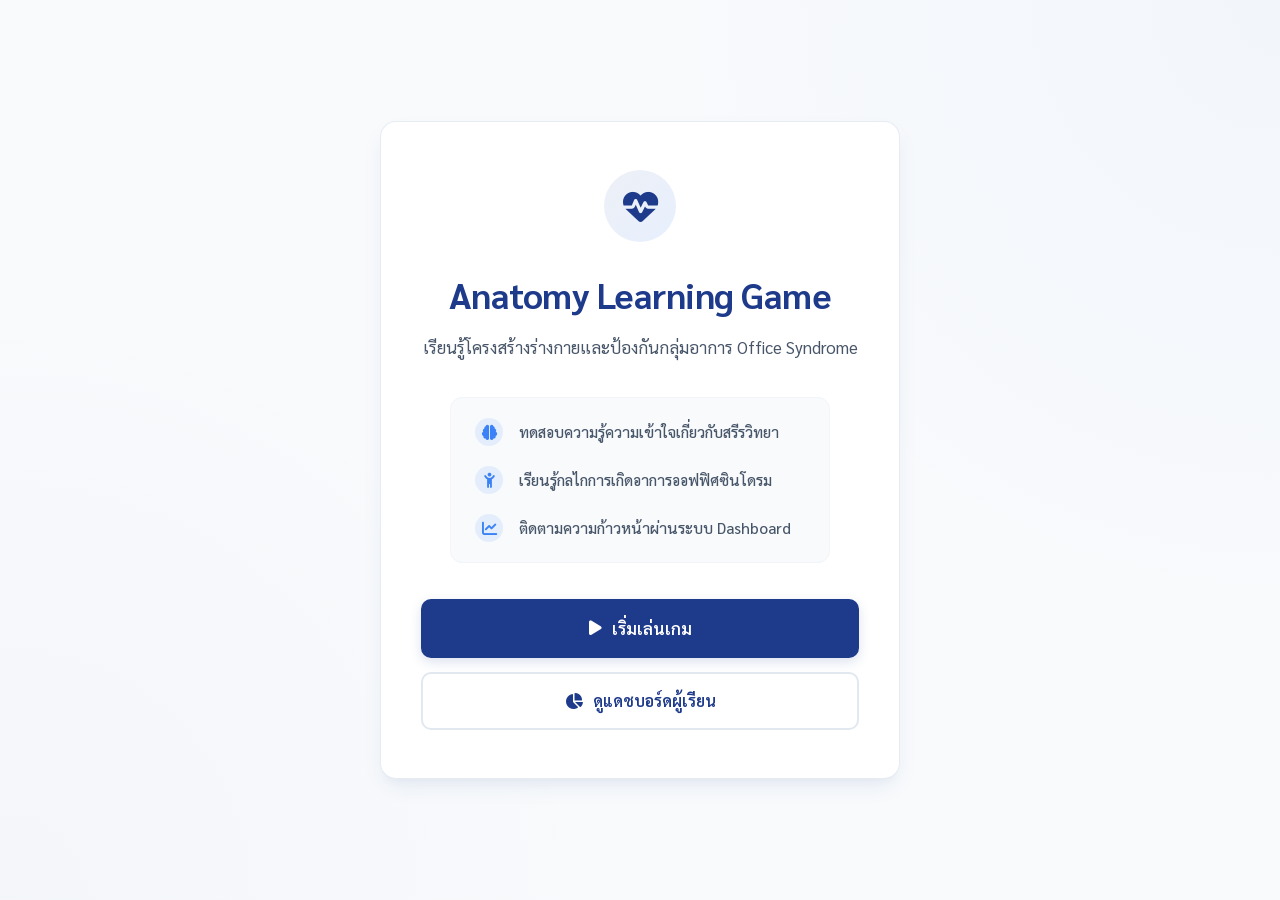
<file: index.html>
<!DOCTYPE html>
<html lang="th">
<head>
    <meta charset="UTF-8">
    <meta name="viewport" content="width=device-width, initial-scale=1.0">
    <title>Anatomy Learning Game - Home</title>
    <link rel="preconnect" href="https://fonts.googleapis.com">
    <link rel="preconnect" href="https://fonts.gstatic.com" crossorigin>
    <link href="https://fonts.googleapis.com/css2?family=Sarabun:wght@300;400;500;600;700&display=swap" rel="stylesheet">
    <link rel="stylesheet" href="https://cdnjs.cloudflare.com/ajax/libs/font-awesome/6.4.0/css/all.min.css">
    
    <link rel="stylesheet" href="css/style.css">
    <link rel="stylesheet" href="css/responsive.css">
</head>
<body>
    <div class="app-container">
        <main class="welcome-card">
            <header class="welcome-header">
                <div class="logo-container">
                    <i class="fa-solid fa-heart-pulse logo-icon"></i>
                </div>
                <h1>Anatomy Learning Game</h1>
                <p class="subtitle">เรียนรู้โครงสร้างร่างกายและป้องกันกลุ่มอาการ Office Syndrome</p>
            </header>

            <section class="welcome-body">
                <div class="feature-intro">
                    <div class="feature-item">
                        <i class="fa-solid fa-brain"></i>
                        <span>ทดสอบความรู้ความเข้าใจเกี่ยวกับสรีรวิทยา</span>
                    </div>
                    <div class="feature-item">
                        <i class="fa-solid fa-child-reaching"></i>
                        <span>เรียนรู้กลไกการเกิดอาการออฟฟิศซินโดรม</span>
                    </div>
                    <div class="feature-item">
                        <i class="fa-solid fa-chart-line"></i>
                        <span>ติดตามความก้าวหน้าผ่านระบบ Dashboard</span>
                    </div>
                </div>
            </section>

            <footer class="welcome-actions">
                <a href="game.html" class="btn btn-primary btn-lg">
                    <i class="fa-solid fa-play"></i> เริ่มเล่นเกม
                </a>
                <a href="dashboard.html" class="btn btn-secondary">
                    <i class="fa-solid fa-chart-pie"></i> ดูแดชบอร์ดผู้เรียน
                </a>
            </footer>
        </main>
    </div>

    <script type="module" src="js/app.js"></script>
</body>
</html>
</file>
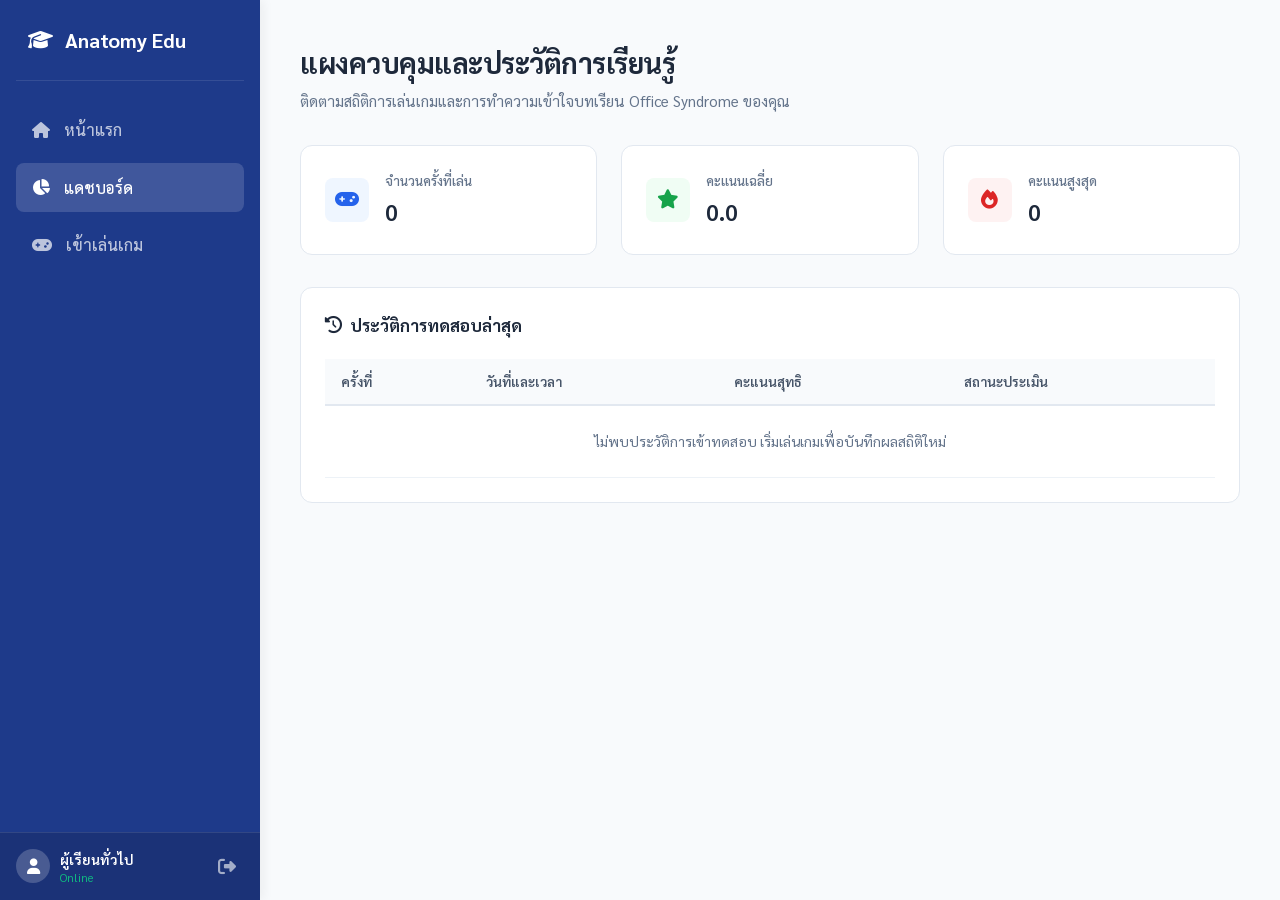
<file: dashboard.html>
<!DOCTYPE html>
<html lang="th">
<head>
    <meta charset="UTF-8">
    <meta name="viewport" content="width=device-width, initial-scale=1.0">
    <title>Anatomy Edu - Dashboard</title>
    <link rel="preconnect" href="https://fonts.googleapis.com">
    <link rel="preconnect" href="https://fonts.gstatic.com" crossorigin>
    <link href="https://fonts.googleapis.com/css2?family=Sarabun:wght@300;400;500;600;700&display=swap" rel="stylesheet">
    <link rel="stylesheet" href="https://cdnjs.cloudflare.com/ajax/libs/font-awesome/6.5.1/css/all.min.css">
    
    <link rel="stylesheet" href="css/style.css">
    <link rel="stylesheet" href="css/dashboard.css">
    <link rel="stylesheet" href="css/responsive.css">
</head>
<body>
    <div class="dashboard-layout">
        <aside class="sidebar">
            <div class="sidebar-top">
                <div class="sidebar-brand">
                    <i class="fa-solid fa-graduation-cap"></i>
                    <span>Anatomy Edu</span>
                </div>
                <nav class="sidebar-menu">
                    <a href="index.html" class="menu-item">
                        <i class="fa-solid fa-house"></i>
                        <span>หน้าแรก</span>
                    </a>
                    <a href="dashboard.html" class="menu-item active">
                        <i class="fa-solid fa-chart-pie"></i>
                        <span>แดชบอร์ด</span>
                    </a>
                    <a href="game.html" class="menu-item">
                        <i class="fa-solid fa-gamepad"></i>
                        <span>เข้าเล่นเกม</span>
                    </a>
                </nav>
            </div>

            <div class="sidebar-footer">
                <div class="user-profile-wrapper">
                    <div class="user-avatar">
                        <i class="fa-solid fa-user"></i>
                    </div>
                    <div class="user-info">
                        <span class="user-name">ผู้เรียนทั่วไป</span>
                        <span class="user-status">Online</span>
                    </div>
                </div>
                <button id="btn-logout" class="logout-icon-btn" title="ออกจากระบบ">
                    <i class="fa-solid fa-right-from-bracket"></i>
                </button>
            </div>
        </aside>

        <main class="dashboard-main">
            <header class="dashboard-header">
                <h1 class="main-title">แผงควบคุมและประวัติการเรียนรู้</h1>
                <p class="subtitle">ติดตามสถิติการเล่นเกมและการทำความเข้าใจบทเรียน Office Syndrome ของคุณ</p>
            </header>

            <section class="metrics-grid">
                <div class="metric-card card-blue">
                    <div class="metric-icon"><i class="fa-solid fa-gamepad"></i></div>
                    <div class="metric-info">
                        <span class="metric-label">จำนวนครั้งที่เล่น</span>
                        <h2 id="total-plays" class="metric-value">0</h2>
                    </div>
                </div>
                <div class="metric-card card-green">
                    <div class="metric-icon"><i class="fa-solid fa-star"></i></div>
                    <div class="metric-info">
                        <span class="metric-label">คะแนนเฉลี่ย</span>
                        <h2 id="avg-score" class="metric-value">0.0</h2>
                    </div>
                </div>
                <div class="metric-card card-red">
                    <div class="metric-icon"><i class="fa-solid fa-fire"></i></div>
                    <div class="metric-info">
                        <span class="metric-label">คะแนนสูงสุด</span>
                        <h2 id="max-score" class="metric-value">0</h2>
                    </div>
                </div>
            </section>

            <section class="history-section">
                <div class="section-card">
                    <h3 class="section-title"><i class="fa-solid fa-clock-rotate-left"></i> ประวัติการทดสอบล่าสุด</h3>
                    <div class="table-responsive">
                        <table class="history-table">
                            <thead>
                                <tr>
                                    <th>ครั้งที่</th>
                                    <th>วันที่และเวลา</th>
                                    <th>คะแนนสุทธิ</th>
                                    <th>สถานะประเมิน</th>
                                </tr>
                            </thead>
                            <tbody id="history-table-body">
                                </tbody>
                        </table>
                    </div>
                </div>
            </section>
        </main>
    </div>

    <script type="module" src="js/dashboard.js"></script>
    <script>
        document.getElementById('btn-logout')?.addEventListener('click', () => {
            if(confirm('คุณต้องการออกจากระบบใช่หรือไม่?')) {
                window.location.href = 'index.html';
            }
        });
    </script>
</body>
</html>
</file>
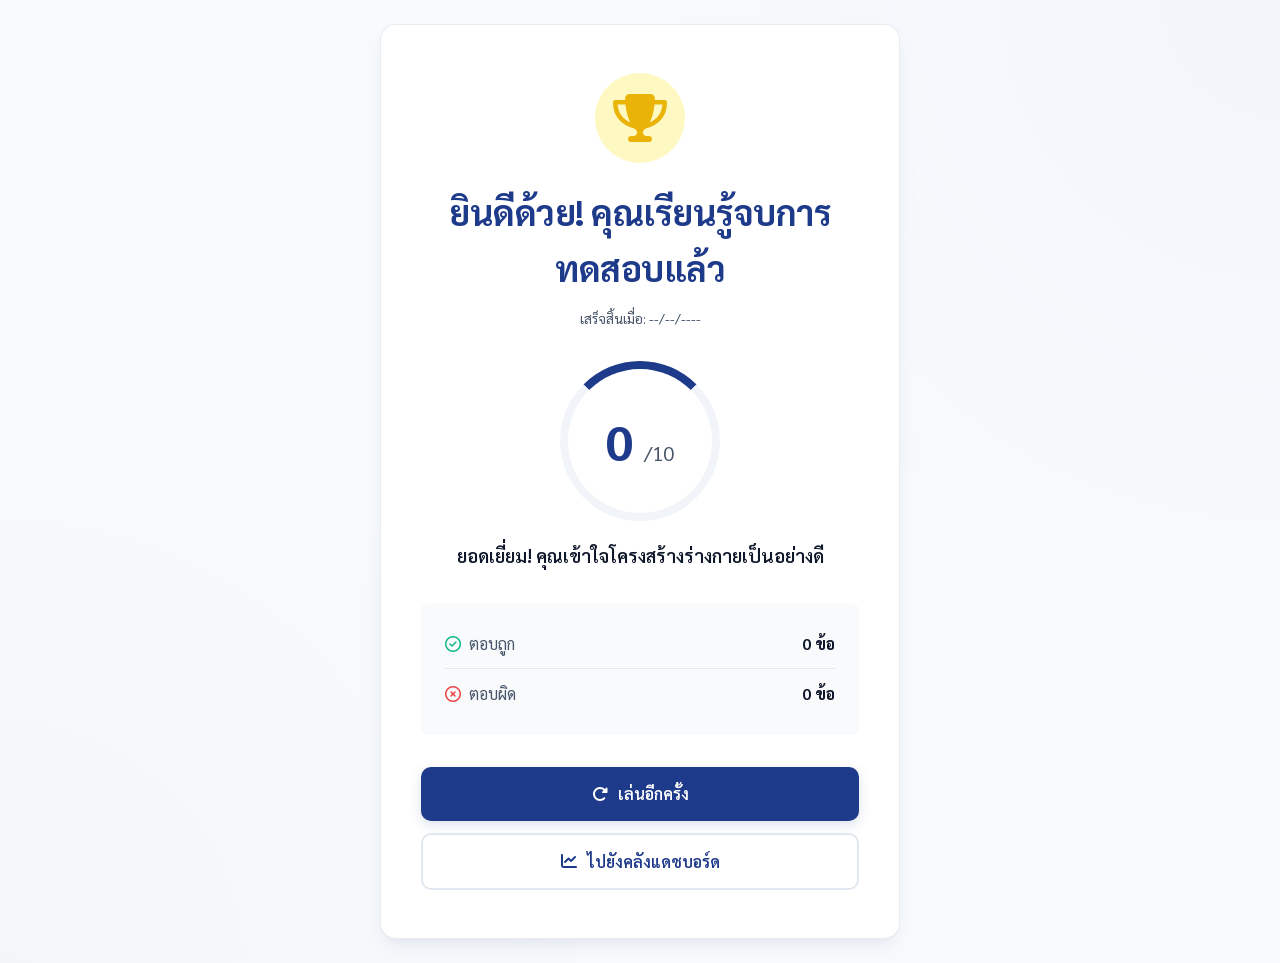
<file: result.html>
<!DOCTYPE html>
<html lang="th">
<head>
    <meta charset="UTF-8">
    <meta name="viewport" content="width=device-width, initial-scale=1.0">
    <title>Anatomy Learning Game - Result</title>
    <link rel="preconnect" href="https://fonts.googleapis.com">
    <link rel="preconnect" href="https://fonts.gstatic.com" crossorigin>
    <link href="https://fonts.googleapis.com/css2?family=Sarabun:wght@300;400;500;600;700&display=swap" rel="stylesheet">
    <link rel="stylesheet" href="https://cdnjs.cloudflare.com/ajax/libs/font-awesome/6.4.0/css/all.min.css">
    
    <link rel="stylesheet" href="css/style.css">
    <link rel="stylesheet" href="css/result.css">
    <link rel="stylesheet" href="css/responsive.css">
</head>
<body>
    <div class="app-container">
        <main class="result-card">
            <header class="result-header">
                <div class="trophy-container">
                    <i class="fa-solid fa-trophy trophy-icon"></i>
                </div>
                <h1>ยินดีด้วย! คุณเรียนรู้จบการทดสอบแล้ว</h1>
                <p class="result-date" id="completion-date">เสร็จสิ้นเมื่อ: --/--/----</p>
            </header>

            <section class="score-section">
                <div class="score-circle">
                    <div class="score-number-box">
                        <span id="final-score">0</span>
                        <span class="score-total">/10</span>
                    </div>
                </div>
                <h3 id="performance-feedback" class="feedback-text">ยอดเยี่ยม! คุณเข้าใจโครงสร้างร่างกายเป็นอย่างดี</h3>
            </section>

            <section class="summary-details">
                <div class="detail-row">
                    <span><i class="fa-regular fa-circle-check text-success"></i> ตอบถูก</span>
                    <strong id="correct-count">0 ข้อ</strong>
                </div>
                <div class="detail-row">
                    <span><i class="fa-regular fa-circle-xmark text-danger"></i> ตอบผิด</span>
                    <strong id="incorrect-count">0 ข้อ</strong>
                </div>
            </section>

            <footer class="result-actions">
                <a href="game.html" class="btn btn-primary">
                    <i class="fa-solid fa-rotate-right"></i> เล่นอีกครั้ง
                </a>
                <a href="dashboard.html" class="btn btn-secondary">
                    <i class="fa-solid fa-chart-line"></i> ไปยังคลังแดชบอร์ด
                </a>
            </footer>
        </main>
    </div>

    <script type="module" src="js/result.js"></script>
</body>
</html>
</file>
<file: css/style.css>
/* ==========================================================================
   1. GLOBAL VARIABLES & RESET
   ========================================================================== */
:root {
    --primary-color: #1e3a8a;       /* Navy Blue */
    --primary-light: #3b82f6;      /* Light Blue */
    --secondary-color: #64748b;    /* Slate Gray */
    --background-color: #f8fafc;   /* Soft Off-White */
    --surface-color: #ffffff;      /* Pure White */
    
    /* Notification & Priority Colors */
    --priority-high: #ef4444;      /* Red */
    --priority-medium: #3b82f6;    /* Blue */
    --priority-low: #eab308;       /* Yellow */
    
    /* Text Colors */
    --text-main: #0f172a;
    --text-muted: #475569;
    
    /* System Properties */
    --border-radius: 16px;         /* ปรับให้โค้งมนดูทันสมัยขึ้น */
    --transition-speed: 0.3s;
    --shadow-sm: 0 1px 3px rgba(0,0,0,0.1);
    --shadow-md: 0 10px 25px -5px rgba(30, 58, 138, 0.08), 0 8px 10px -6px rgba(30, 58, 138, 0.05); /* เงาละมุนขึ้น */
}

* {
    margin: 0;
    padding: 0;
    box-sizing: border-box;
}

body {
    font-family: 'Sarabun', -apple-system, BlinkMacSystemFont, "Segoe UI", Roboto, sans-serif;
    background-color: var(--background-color);
    color: var(--text-main);
    line-height: 1.6;
    overflow-x: hidden;
    -webkit-font-smoothing: antialiased;
}

/* ==========================================================================
   2. LAYOUT CONTAINERS
   ========================================================================== */
.app-container {
    min-height: 100vh;
    display: flex;
    justify-content: center;
    align-items: center;
    padding: 24px;
    background: radial-gradient(circle at top right, rgba(59, 130, 246, 0.03), transparent 40%),
                radial-gradient(circle at bottom left, rgba(30, 58, 138, 0.02), transparent 40%);
}

/* Welcome & Result Shared Card Layout */
.welcome-card, .result-card {
    background-color: var(--surface-color);
    border-radius: var(--border-radius);
    box-shadow: var(--shadow-md);
    padding: 48px 40px;        /* เพิ่ม Padding ด้านบน-ล่างให้โปร่งสบายตาขึ้น */
    width: 100%;
    max-width: 520px;
    text-align: center;
    border: 1px solid rgba(226, 232, 240, 0.8);
}

/* ==========================================================================
   3. TYPOGRAPHY & HEADER
   ========================================================================== */
h1 {
    color: var(--primary-color);
    font-size: 2.2rem;         /* ปรับขนาดให้อ่านง่ายและเด่นชัด */
    font-weight: 700;
    margin-bottom: 12px;
    letter-spacing: -0.5px;
}

.subtitle {
    color: var(--text-muted);
    font-size: 1.05rem;
    margin-bottom: 32px;
    font-weight: 400;
}

/* ==========================================================================
   4. FEATURE INTRO LIST (ปรับปรุงระยะห่างและการจัดวางตรงกลาง)
   ========================================================================== */
.feature-intro {
    display: flex;
    flex-direction: column;
    gap: 20px;                 /* เพิ่มระยะห่างระหว่างแต่ละข้อ */
    margin: 36px auto;         /* จัดก้อนให้อยู่กึ่งกลางการ์ดและเว้นระยะบน-ล่าง */
    max-width: 380px;          /* บีบความกว้างเข้ามาเพื่อให้ข้อความชิดซ้ายดูสมดุล */
    text-align: left;          /* ให้ข้อความชิดซ้ายภายในบล็อก */
    background-color: #f8fafc; /* เพิ่มพื้นหลังจางๆ ให้ดูเป็นสัดส่วน */
    padding: 20px 24px;
    border-radius: 12px;
    border: 1px solid #f1f5f9;
}

.feature-item {
    display: flex;
    align-items: center;
    gap: 16px;                 /* เพิ่มช่องว่างระหว่างไอคอนกับข้อความ */
    font-size: 0.95rem;
    color: var(--text-muted);
    font-weight: 500;
}

.feature-item i {
    color: var(--primary-light); /* ใช้สีฟ้าสดใสขึ้นลดความอึดอัด */
    width: 28px;                /* ล็อกความกว้างของไอคอนให้ข้อความด้านหลังขึ้นตรงกันเป๊ะ */
    height: 28px;
    background-color: rgba(59, 130, 246, 0.1); /* วงกลมรองหลังไอคอนแบบจางๆ */
    border-radius: 50%;
    display: flex;
    align-items: center;
    justify-content: center;
    font-size: 0.95rem;
    flex-shrink: 0;            /* ป้องกันไอคอนบีบตัว */
}

/* ==========================================================================
   5. BUTTONS & ACTIONS (ปรับระยะห่างระหว่างปุ่ม)
   ========================================================================== */
.welcome-actions {
    display: flex;
    flex-direction: column;
    gap: 14px;                 /* เพิ่มช่องว่างระหว่างปุ่มสองปุ่มชัดเจน */
    margin-top: 32px;
}

.btn {
    display: inline-flex;
    align-items: center;
    justify-content: center;
    gap: 10px;
    padding: 14px 28px;
    font-family: inherit;
    font-size: 1rem;
    font-weight: 600;
    border-radius: 10px;       /* ความโค้งมนสอดคล้องกับการ์ด */
    border: none;
    cursor: pointer;
    transition: all var(--transition-speed) cubic-bezier(0.4, 0, 0.2, 1);
    text-decoration: none;
    width: 100%;
}

.btn-primary {
    background-color: var(--primary-color);
    color: var(--surface-color);
    box-shadow: 0 4px 12px rgba(30, 58, 138, 0.15);
}

.btn-primary:hover {
    background-color: #172554;
    transform: translateY(-2px); /* ยกตัวขึ้นเล็กน้อยเวลา Hover */
    box-shadow: 0 6px 20px rgba(30, 58, 138, 0.25);
}

.btn-secondary {
    background-color: transparent;
    color: var(--primary-color);
    border: 2px solid #e2e8f0;   /* ใช้ขอบสีเทาอ่อนสะอาดตาแทนสีกรมท่าเข้ม */
}

.btn-secondary:hover {
    background-color: #f1f5f9;
    border-color: #cbd5e1;
    transform: translateY(-1px);
}

.btn-lg {
    padding: 16px 32px;
    font-size: 1.05rem;
}

/* ==========================================================================
   6. MISC UTILITIES
   ========================================================================== */
.logo-container {
    width: 72px;
    height: 72px;
    background: linear-gradient(135deg, rgba(30, 58, 138, 0.08), rgba(59, 130, 246, 0.12));
    color: var(--primary-color);
    border-radius: 50%;
    display: flex;
    align-items: center;
    justify-content: center;
    font-size: 2.2rem;
    margin: 0 auto 24px auto;
}

.text-success { color: #10b981; }
.text-danger { color: var(--priority-high); }
</file>
<file: css/responsive.css>
/* ==========================================================================
   1. TABLET LAYOUTS (Screens smaller than 992px)
   ========================================================================== */
@media (max-width: 992px) {
    /* Game Panel changes to single vertical column */
    .game-layout {
        grid-template-columns: 1fr;
        overflow-y: auto;
    }
    
    .visual-card {
        min-height: 280px;
    }

    /* Dashboard grids convert from 3 to 2 columns */
    .metrics-grid {
        grid-template-columns: repeat(2, 1fr);
    }
}

/* ==========================================================================
   2. MOBILE LAYOUTS (Screens smaller than 768px)
   ========================================================================== */
@media (max-width: 768px) {
    /* Hide Sidebars and adapt layouts */
    .dashboard-wrapper {
        flex-direction: column;
    }

    .sidebar {
        width: 100%;
        padding: 20px;
        flex-direction: row;
        align-items: center;
    }
    
    .sidebar-brand { margin-bottom: 0; }
    .sidebar-menu { display: none; } /* สามารถเชื่อมต่อกับแฮมเบอร์เกอร์เมนูได้ในอนาคต */
    .sidebar-user { border-top: none; padding-top: 0; }

    .dashboard-main {
        padding: 20px;
    }

    .metrics-grid {
        grid-template-columns: 1fr;
        gap: 16px;
    }

    /* Typography scale down */
    h1 { font-size: 1.6rem; }
    .welcome-card, .result-card { padding: 24px; }
    .game-header { padding: 12px 16px; }
    .progress-wrapper { margin: 0 12px; }
}
</file>
<file: css/dashboard.css>
*, *::before, *::after {
    box-sizing: border-box;
}

.dashboard-layout {
    display: flex;
    height: 100vh;
    width: 100vw;
    background-color: #f8fafc;
    overflow: hidden;
}

.sidebar {
    width: 260px;
    background-color: #1e3a8a;
    color: #ffffff;
    display: flex;
    flex-direction: column;
    justify-content: space-between;
    flex-shrink: 0;
    box-shadow: 4px 0 10px rgba(0, 0, 0, 0.05);
    height: 100%;
}

.sidebar-top {
    padding: 24px 16px;
    overflow-y: auto;
}

.sidebar-brand {
    display: flex;
    align-items: center;
    gap: 12px;
    padding: 0 12px 24px 12px;
    font-size: 1.25rem;
    font-weight: 700;
    border-bottom: 1px solid rgba(255, 255, 255, 0.1);
}

.sidebar-menu {
    display: flex;
    flex-direction: column;
    gap: 8px;
    margin-top: 24px;
}

.menu-item {
    display: flex;
    align-items: center;
    gap: 14px;
    padding: 12px 16px;
    color: rgba(255, 255, 255, 0.7);
    text-decoration: none;
    border-radius: 8px;
    font-weight: 500;
    transition: all 0.2s ease;
}

.menu-item:hover, .menu-item.active {
    background-color: rgba(255, 255, 255, 0.15);
    color: #ffffff;
}

/* 🌟 ปรับสัดส่วนจุดนี้: บีบพื้นที่รวมกันและจำกัดความสูงไม่ให้ปุ่มหลุดขอบล่าง */
.sidebar-footer {
    padding: 14px 16px;
    border-top: 1px solid rgba(255, 255, 255, 0.1);
    background-color: rgba(15, 23, 42, 0.2);
    display: flex;
    align-items: center;
    justify-content: space-between;
    height: 68px; /* บังคับล็อกความสูงเพื่อความเสถียร */
    overflow: hidden; 
}

.user-profile-wrapper {
    display: flex;
    align-items: center;
    gap: 10px;
    overflow: hidden;
}

.user-avatar {
    width: 34px;
    height: 34px;
    border-radius: 50%;
    background-color: rgba(255, 255, 255, 0.2);
    display: flex;
    align-items: center;
    justify-content: center;
    font-size: 0.95rem;
    color: #ffffff;
    flex-shrink: 0;
}

.user-info {
    display: flex;
    flex-direction: column;
    overflow: hidden;
}

.user-name {
    font-size: 0.88rem;
    font-weight: 600;
    color: #ffffff;
    white-space: nowrap;
    overflow: hidden;
    text-overflow: ellipsis;
}

.user-status {
    font-size: 0.72rem;
    color: #10b981;
    line-height: 1.2;
}

/* ปุ่มไอคอนสัญลักษณ์ออกระบบสไตล์กะทัดรัดพอดีขอบ */
.logout-icon-btn {
    background: none;
    border: none;
    color: rgba(255, 255, 255, 0.6);
    padding: 8px;
    font-size: 1.1rem;
    cursor: pointer;
    border-radius: 6px;
    display: flex;
    align-items: center;
    justify-content: center;
    transition: all 0.2s ease;
    flex-shrink: 0;
}

.logout-icon-btn:hover {
    background-color: rgba(239, 68, 68, 0.2);
    color: #f87171;
}

/* --- ส่วนพื้นที่เนื้อหาฝั่งขวา --- */
.dashboard-main {
    flex: 1;
    overflow-y: auto;
    padding: 40px;
}

.dashboard-header { margin-bottom: 32px; }
.main-title { font-size: 1.75rem; color: #1e293b; font-weight: 700; margin: 0 0 4px 0; }
.subtitle { color: #64748b; margin: 0; font-size: 0.95rem; }

.metrics-grid {
    display: grid;
    grid-template-columns: repeat(auto-fit, minmax(220px, 1fr));
    gap: 24px;
    margin-bottom: 32px;
}

.metric-card {
    background-color: #ffffff;
    border-radius: 12px;
    border: 1px solid #e2e8f0;
    padding: 24px;
    display: flex;
    align-items: center;
    gap: 16px;
}

.metric-icon {
    width: 44px;
    height: 44px;
    border-radius: 8px;
    display: flex;
    align-items: center;
    justify-content: center;
    font-size: 1.2rem;
}

.card-blue .metric-icon { background-color: #eff6ff; color: #2563eb; }
.card-green .metric-icon { background-color: #f0fdf4; color: #16a34a; }
.card-red .metric-icon { background-color: #fef2f2; color: #dc2626; }

.metric-info { display: flex; flex-direction: column; }
.metric-label { font-size: 0.85rem; color: #64748b; font-weight: 500; }
.metric-value { font-size: 1.4rem; color: #1e293b; font-weight: 700; margin: 2px 0 0 0; }

.history-section { width: 100%; }
.section-card { background-color: #ffffff; border-radius: 12px; border: 1px solid #e2e8f0; padding: 24px; }
.section-title { font-size: 1.05rem; color: #1e293b; margin: 0 0 20px 0; display: flex; align-items: center; gap: 8px; }
.table-responsive { width: 100%; overflow-x: auto; }
.history-table { width: 100%; border-collapse: collapse; text-align: left; }

.history-table th {
    background-color: #f8fafc;
    color: #475569;
    padding: 12px 16px;
    font-weight: 600;
    font-size: 0.85rem;
    border-bottom: 2px solid #e2e8f0;
}

.history-table td {
    padding: 14px 16px;
    color: #334155;
    font-size: 0.88rem;
    border-bottom: 1px solid #edf2f7;
}

/* การจัดสีกลุ่มความสำคัญ (Priority Low-Yellow, Med-Blue, High-Red) บนระบบแดชบอร์ด */
.status-badge {
    display: inline-flex;
    padding: 4px 10px;
    border-radius: 20px;
    font-size: 0.75rem;
    font-weight: 600;
}
.status-badge.need-improvement { background-color: #fef9c3; color: #854d0e; }
.status-badge.good { background-color: #dbeafe; color: #1e40af; }
.status-badge.excellent { background-color: #fee2e2; color: #991b1b; }
</file>
<file: css/result.css>
/* ==========================================================================
   1. TROPHY ANIMATION EFFECT
   ========================================================================== */
.trophy-container {
    width: 90px;
    height: 90px;
    background-color: #fef9c3;
    color: #eab308;
    font-size: 3rem;
    border-radius: 50%;
    display: flex;
    align-items: center;
    justify-content: center;
    margin: 0 auto 20px auto;
}

.result-date {
    font-size: 0.85rem;
    color: var(--text-muted);
    margin-top: 4px;
}

/* ==========================================================================
   2. CIRCULAR SCORE DISPLAY
   ========================================================================== */
.score-section {
    margin: 32px 0;
}

.score-circle {
    width: 160px;
    height: 160px;
    border: 8px solid #f1f5f9;
    border-top-color: var(--primary-color); /* สามารถพัฒนาเพิ่มเป็น Dynamic Border Circle ได้ */
    border-radius: 50%;
    display: flex;
    align-items: center;
    justify-content: center;
    margin: 0 auto 20px auto;
}

.score-number-box {
    font-size: 3rem;
    font-weight: 700;
    color: var(--primary-color);
}

.score-total {
    font-size: 1.25rem;
    color: var(--text-muted);
    font-weight: 400;
}

.feedback-text {
    font-size: 1.15rem;
    font-weight: 600;
    color: var(--text-main);
}

/* ==========================================================================
   3. DETAILS BREAKDOWN LIST
   ========================================================================== */
.summary-details {
    background-color: var(--background-color);
    border-radius: 8px;
    padding: 16px 24px;
    margin-bottom: 32px;
}

.detail-row {
    display: flex;
    justify-content: space-between;
    align-items: center;
    padding: 12px 0;
}

.detail-row:not(:last-child) {
    border-bottom: 1px solid #e2e8f0;
}

.detail-row span {
    display: flex;
    align-items: center;
    gap: 8px;
    color: var(--text-muted);
}

.result-actions {
    display: flex;
    flex-direction: column;
    gap: 12px;
}
</file>
